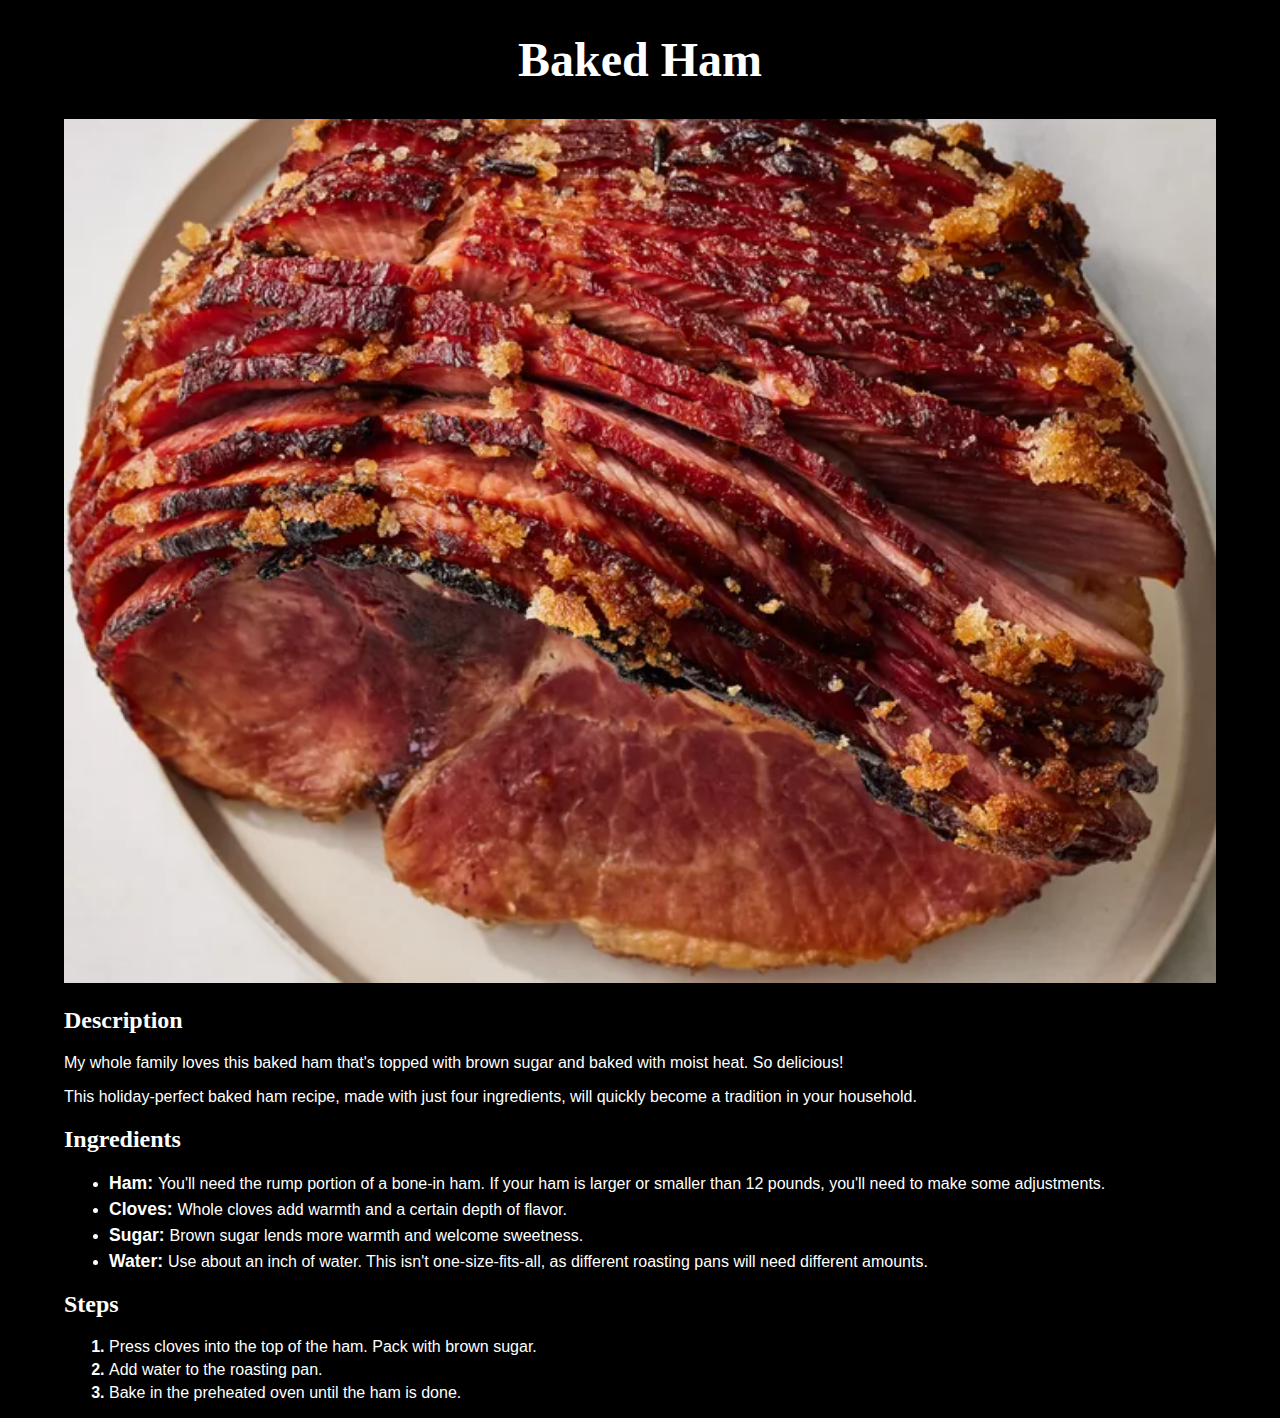
<file: recipes/baked_ham.html>
<!DOCTYPE html>
<html lang="en">
    <head>
        <meta charset="UTF-8">
        <title>Beef Wellington</title>
        <link rel="stylesheet" href="../styles.css">
    </head>
    <body>
        <div class="content">
            <h1>Baked Ham</h1>
            <img src="baked_ham.webp" alt="An image of Baked Ham">
    
            <h2>Description</h2>
            <p>My whole family loves this baked ham that's topped with brown sugar and baked with moist heat. So delicious!</p>
            <p>This holiday-perfect baked ham recipe, made with just four ingredients, will quickly become a tradition in your household.</p>
    
            <h2>Ingredients</h2>
            <ul>
                <li>
                    <strong>Ham: </strong>You'll need the rump portion of a bone-in ham. If your ham is larger or smaller than 12 pounds, you'll need to make some adjustments.
                </li>
                <li>
                    <strong>Cloves: </strong> Whole cloves add warmth and a certain depth of flavor.
                </li>
                <li>
                    <strong>Sugar: </strong> Brown sugar lends more warmth and welcome sweetness.
                </li>
                <li>
                    <strong>Water: </strong> Use about an inch of water. This isn't one-size-fits-all, as different roasting pans will need different amounts.
                </li>
            </ul>
    
            <h2>Steps</h2>
            <ol>
                <li>Press cloves into the top of the ham. Pack with brown sugar.</li>
                <li>Add water to the roasting pan.</li>
                <li>Bake in the preheated oven until the ham is done.</li>
            </ol>
        </div>
    </body>
</html>
</file>
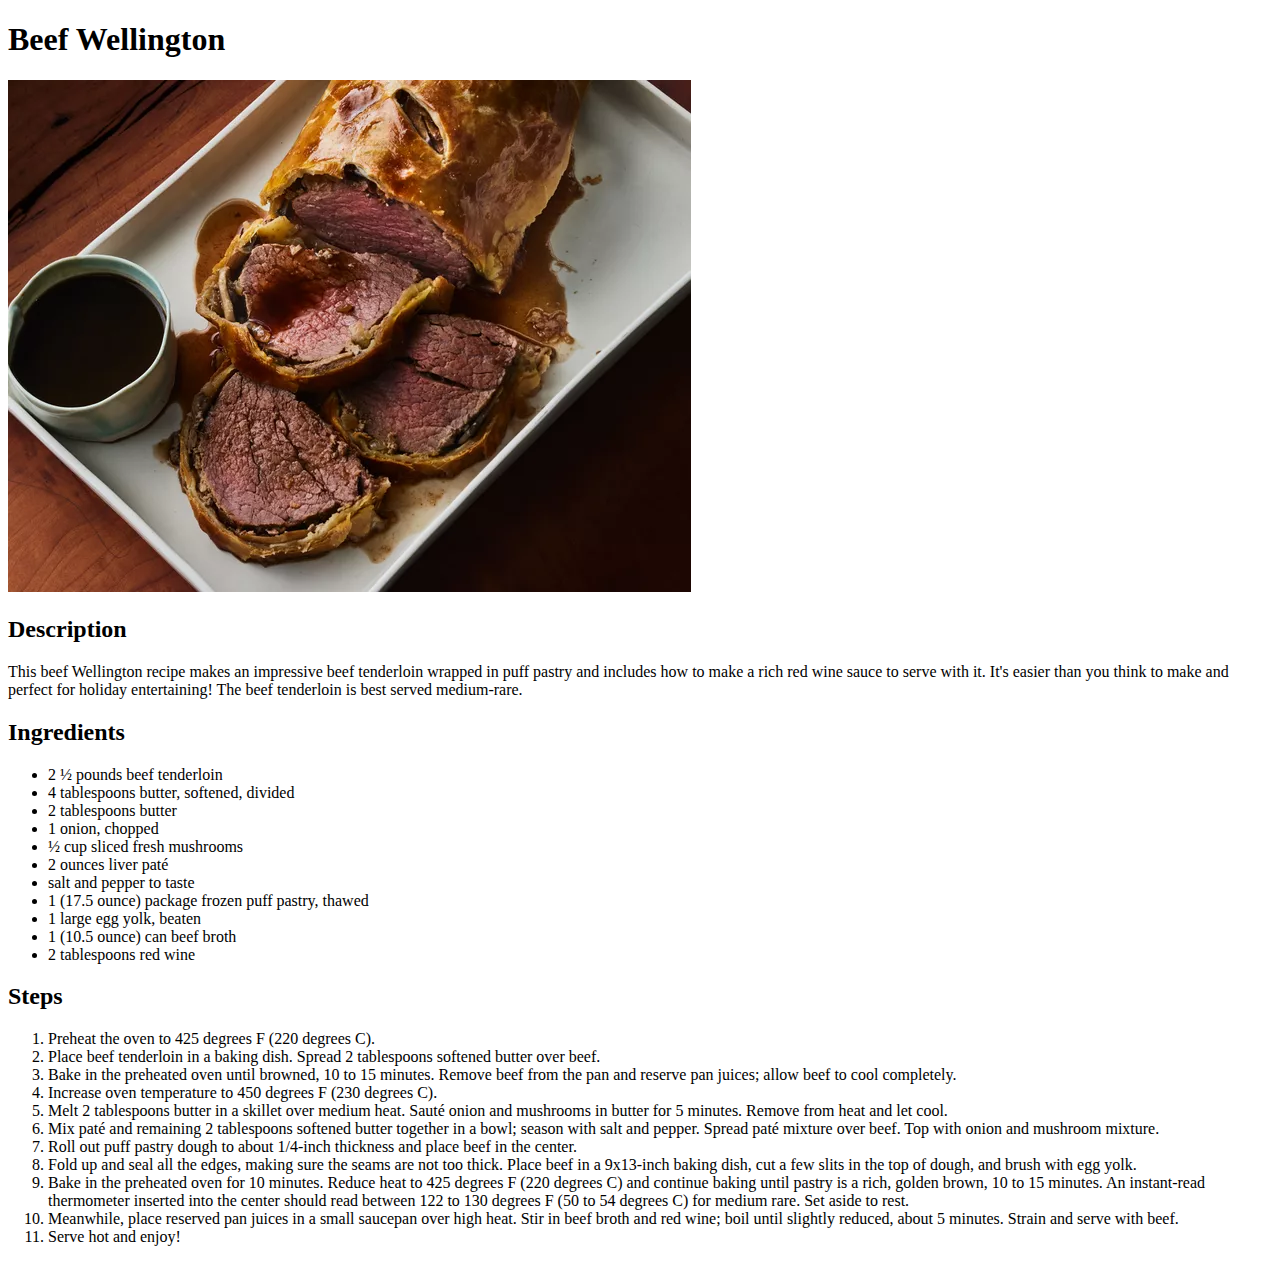
<file: recipes/beef_wellington.html>
<!DOCTYPE HTML>
<html lang="en">
    <head>
        <meta charset="UTF-8">
        <title>Beef Wellington</title>
    </head>
    <body>
        <h1>Beef Wellington</h1>
        <img src="beef_wellington.webp" alt="An image of Beef Wellington">

        <h2>Description</h2>
        <p>This beef Wellington recipe makes an impressive beef tenderloin wrapped in puff pastry and includes how to make a rich red wine sauce to serve with it. It's easier than you think to make and perfect for holiday entertaining! The beef tenderloin is best served medium-rare.</p>

        <h2>Ingredients</h2>
        <ul>
            <li>2 ½ pounds beef tenderloin</li>
            <li>4 tablespoons butter, softened, divided</li>
            <li>2 tablespoons butter</li>
            <li>1 onion, chopped</li>
            <li>½ cup sliced fresh mushrooms</li>
            <li>2 ounces liver paté</li>
            <li>salt and pepper to taste</li>
            <li>1 (17.5 ounce) package frozen puff pastry, thawed</li>
            <li>1 large egg yolk, beaten</li>
            <li>1 (10.5 ounce) can beef broth</li>
            <li>2 tablespoons red wine</li>
        </ul>

        <h2>Steps</h2>
        <ol>
            <li>
                Preheat the oven to 425 degrees F (220 degrees C).
            </li>
            <li>
                Place beef tenderloin in a baking dish. Spread 2 tablespoons softened butter over beef.
            </li>
            <li>
                Bake in the preheated oven until browned, 10 to 15 minutes. Remove beef from the pan and reserve pan juices; allow beef to cool completely.
            </li>
            <li>
                Increase oven temperature to 450 degrees F (230 degrees C).
            </li>
            <li>
                Melt 2 tablespoons butter in a skillet over medium heat. Sauté onion and mushrooms in butter for 5 minutes. Remove from heat and let cool.
            </li>
            <li>
                Mix paté and remaining 2 tablespoons softened butter together in a bowl; season with salt and pepper. Spread paté mixture over beef. Top with onion and mushroom mixture.
            </li>
            <li>
                Roll out puff pastry dough to about 1/4-inch thickness and place beef in the center.
            </li>
            <li>
                Fold up and seal all the edges, making sure the seams are not too thick. Place beef in a 9x13-inch baking dish, cut a few slits in the top of dough, and brush with egg yolk.
            </li>
            <li>
                Bake in the preheated oven for 10 minutes. Reduce heat to 425 degrees F (220 degrees C) and continue baking until pastry is a rich, golden brown, 10 to 15 minutes. An instant-read thermometer inserted into the center should read between 122 to 130 degrees F (50 to 54 degrees C) for medium rare. Set aside to rest.
            </li>
            <li>
                Meanwhile, place reserved pan juices in a small saucepan over high heat. Stir in beef broth and red wine; boil until slightly reduced, about 5 minutes. Strain and serve with beef.
            </li>
            <li>
                Serve hot and enjoy!
            </li>
        </ol>
    </body>
</html>
</file>
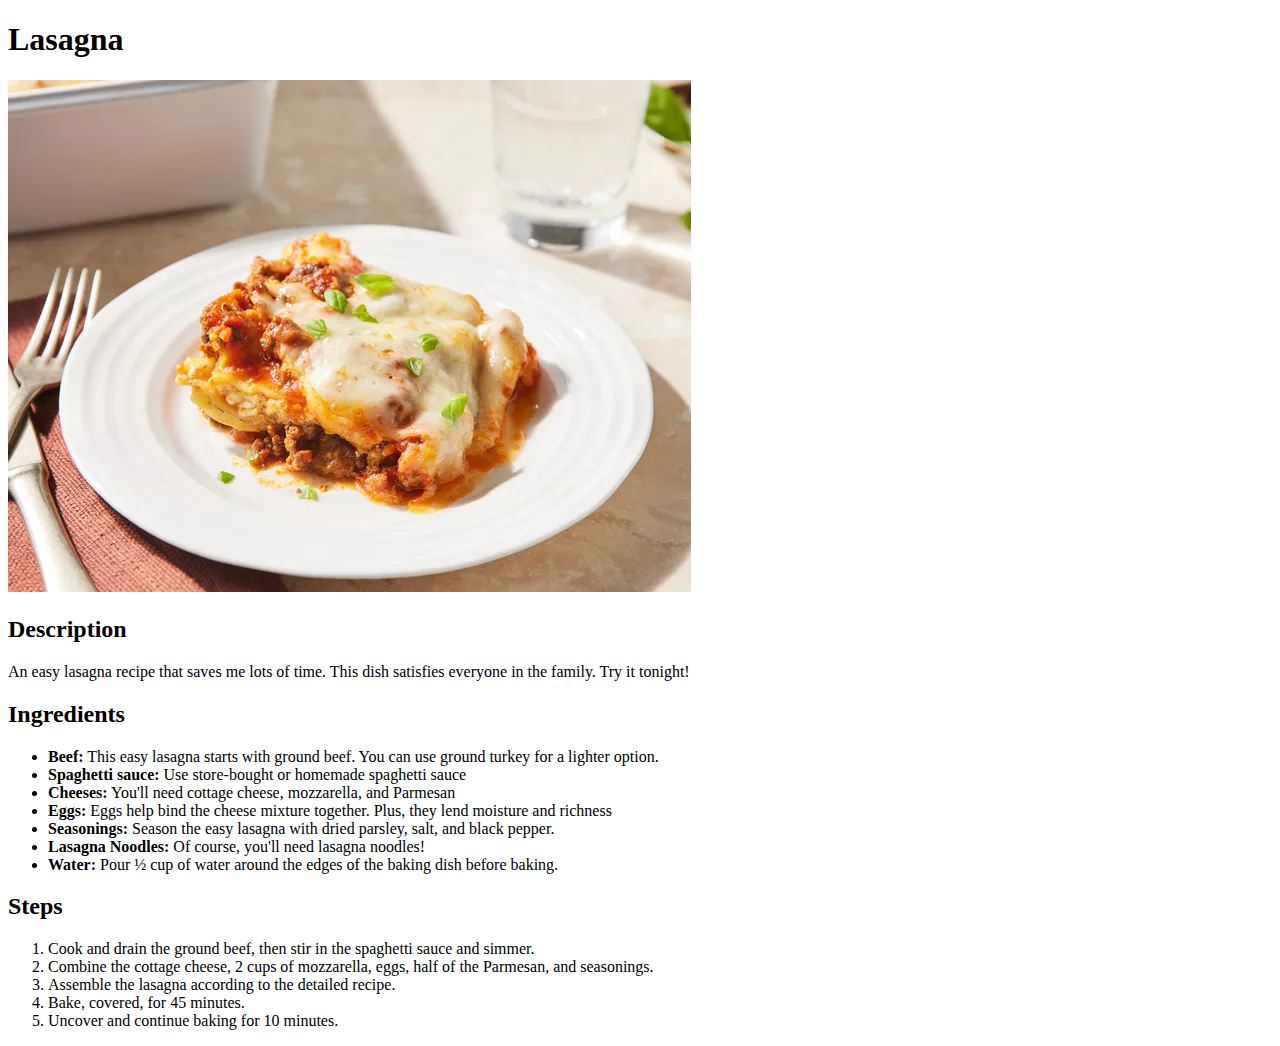
<file: recipes/lasagna.html>
<!DOCTYPE HTML>
<html lang="en">
    <head>
        <meta charset="UTF-8">
        <title>Lasagna</title>
    </head>
    <body>
        <h1>Lasagna</h1>
        <img src="lasagna.webp" alt="An image of lasagna">

        <h2>Description</h2>
        <p>An easy lasagna recipe that saves me lots of time. This dish satisfies everyone in the family. Try it tonight!</p>

        <h2>Ingredients</h2>
        <ul>
            <li>
                <strong>Beef:</strong> This easy lasagna starts with ground beef. You can use ground turkey for a lighter option.
            </li>
            <li>
                <strong>Spaghetti sauce:</strong> Use store-bought or homemade spaghetti sauce
            </li>
            <li>
                <strong>Cheeses:</strong> You'll need cottage cheese, mozzarella, and Parmesan
            </li>
            <li>
                <strong>Eggs:</strong> Eggs help bind the cheese mixture together. Plus, they lend moisture and richness
            </li>
            <li>
                <strong>Seasonings:</strong> Season the easy lasagna with dried parsley, salt, and black pepper.
            </li>
            <li>
                <strong>Lasagna Noodles:</strong> Of course, you'll need lasagna noodles!
            </li>
            <li>
                <strong>Water: </strong> Pour ½ cup of water around the edges of the baking dish before baking.
            </li>
        </ul>

        <h2>Steps</h2>
        <ol>
            <li>Cook and drain the ground beef, then stir in the spaghetti sauce and simmer.</li>
            <li>Combine the cottage cheese, 2 cups of mozzarella, eggs, half of the Parmesan, and seasonings.</li>
            <li>Assemble the lasagna according to the detailed recipe.</li>
            <li>Bake, covered, for 45 minutes.</li>
            <li>Uncover and continue baking for 10 minutes.</li>
        </ol>
    </body>
</html>
</file>
<file: styles.css>
body {
    background-color: black;
    color: white;
}

h1, h2, h3 {
    font-family: Georgia, 'Times New Roman', Times, serif;
}

h1{
    font-size: 3em;
    text-align: center;
}

h2 {
    font-size: 1.5em;
}

img {
    width: 100%;
    height: auto;
}

p {
    font-family: Geneva, Tahoma, sans-serif;
}

a {
    font-size: 1.5em;
    color: rgb(255, 255, 255);
}

li {
    font-family: Geneva, Tahoma, sans-serif;
    margin: 5px;
}

li strong {
    font-size: 1.1em;
}

ol li::marker {
    font-weight: 600;
}

.content {
    width: 90vw;
    margin: auto;
}
</file>
